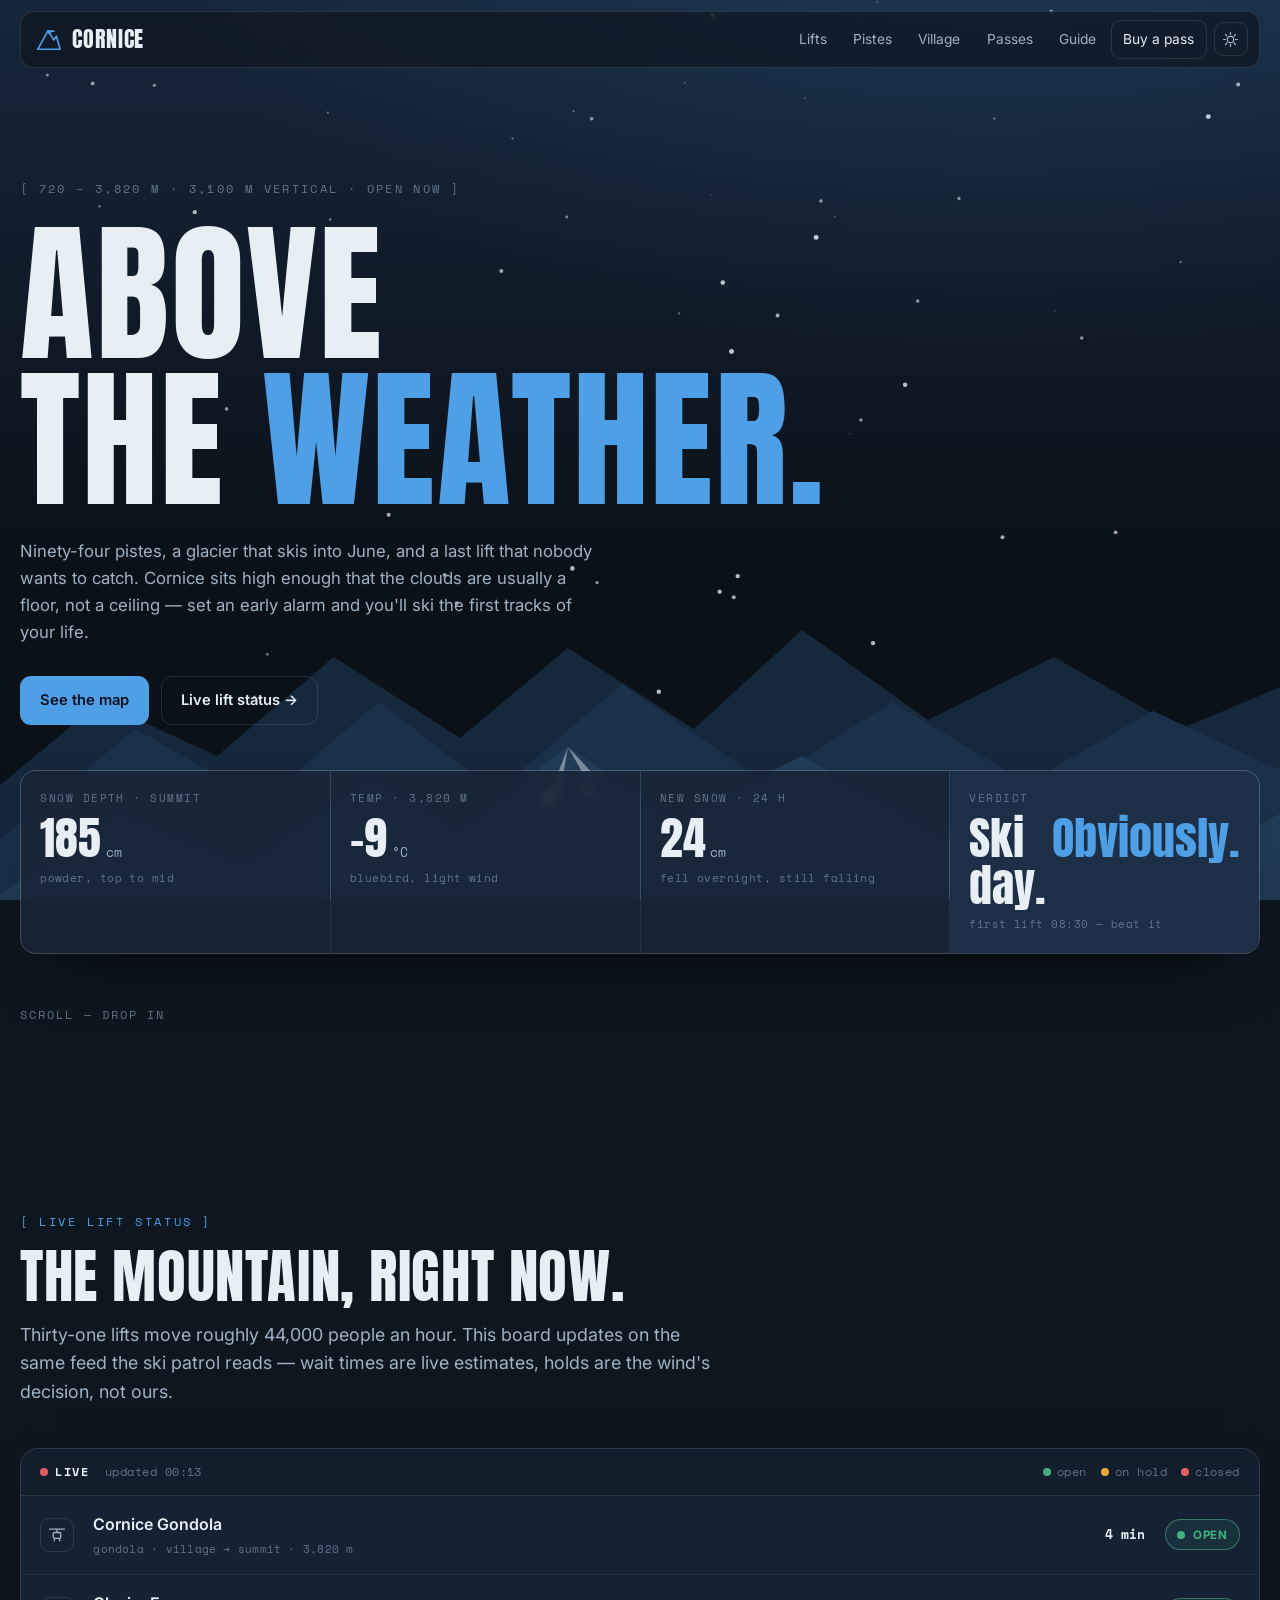
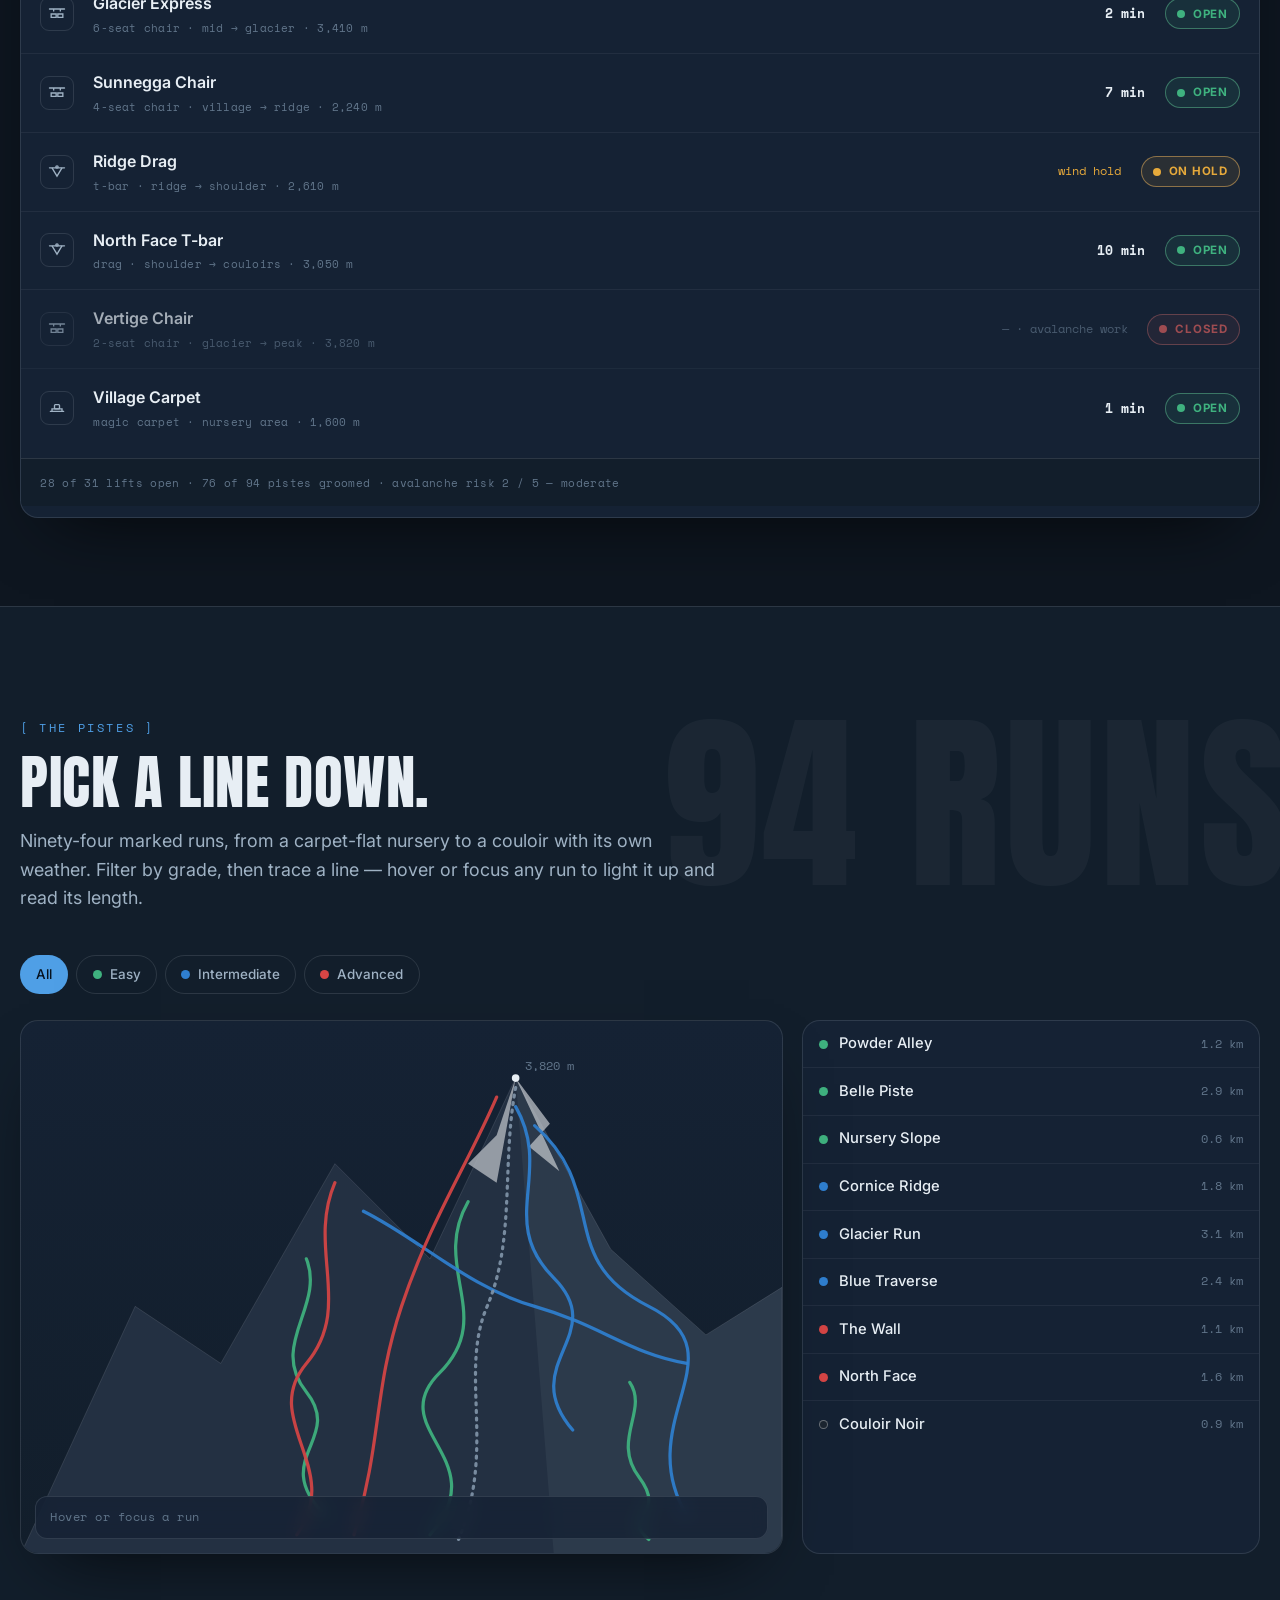
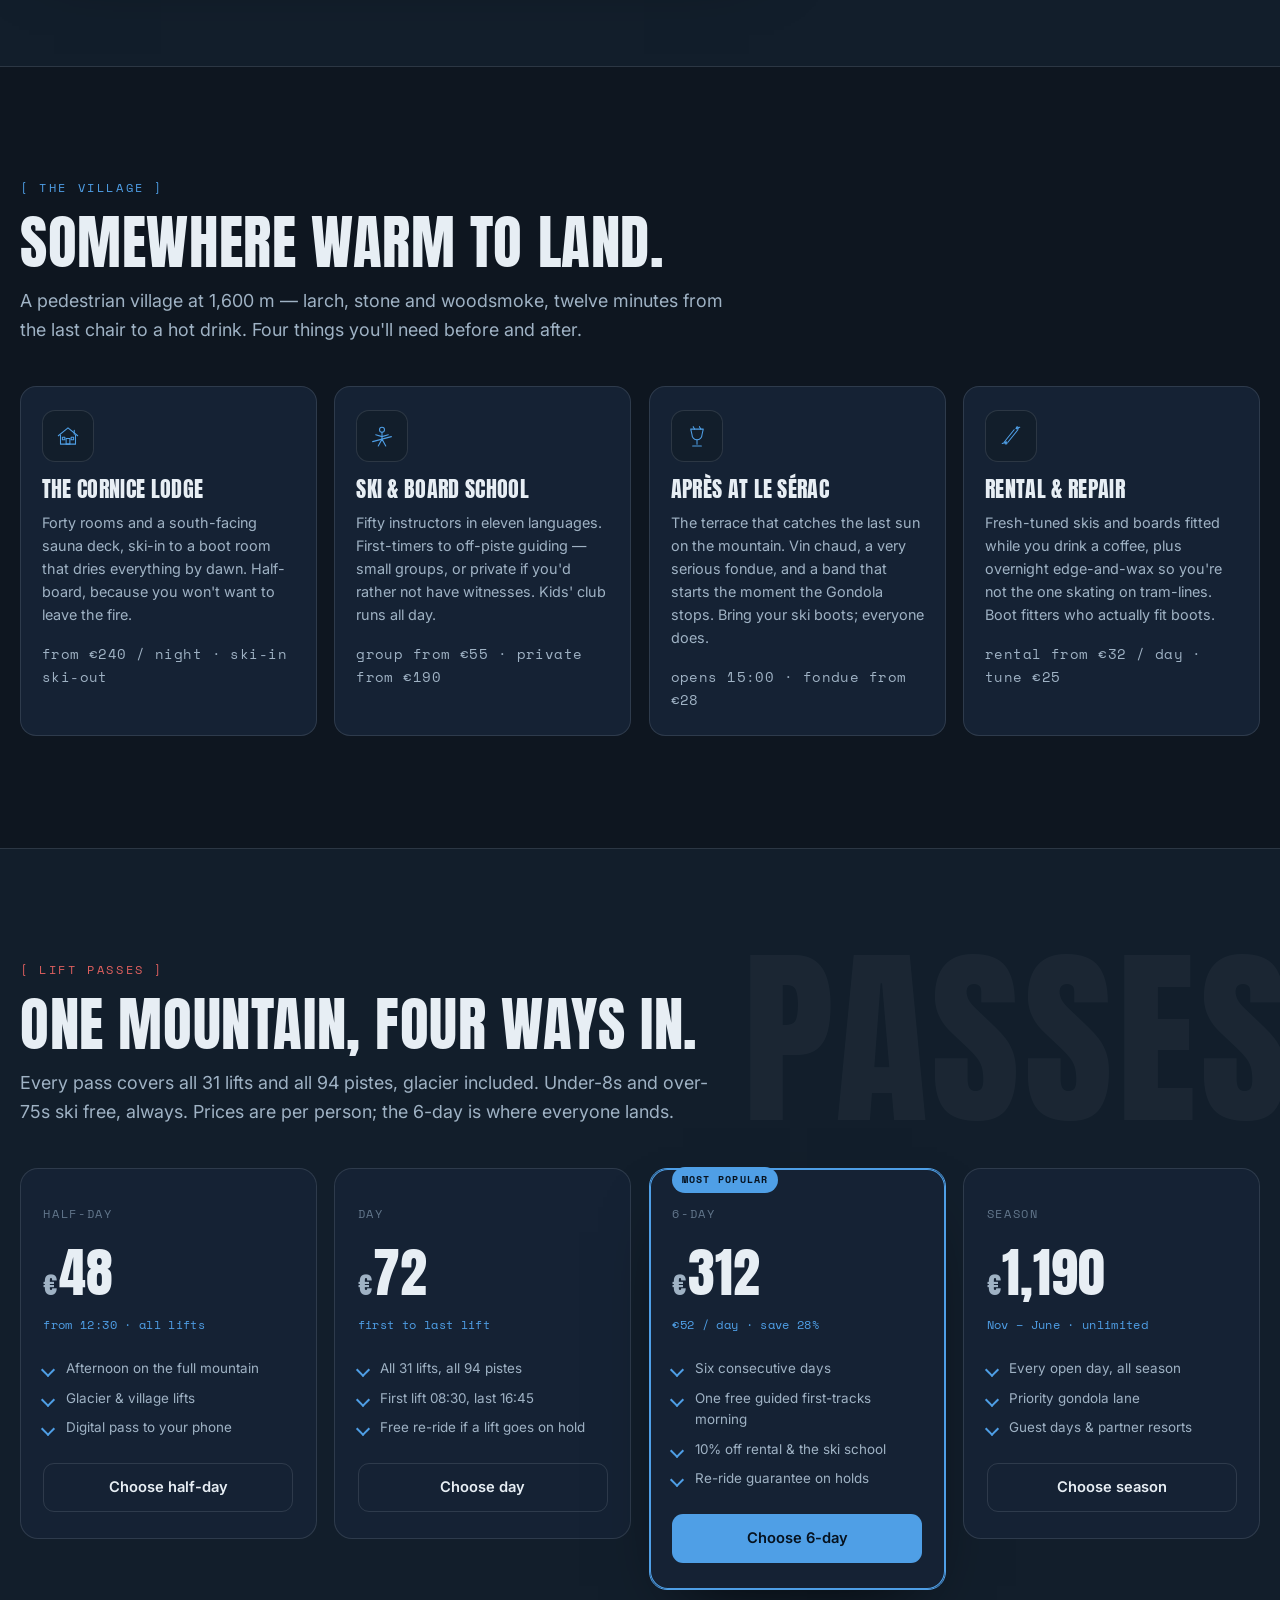
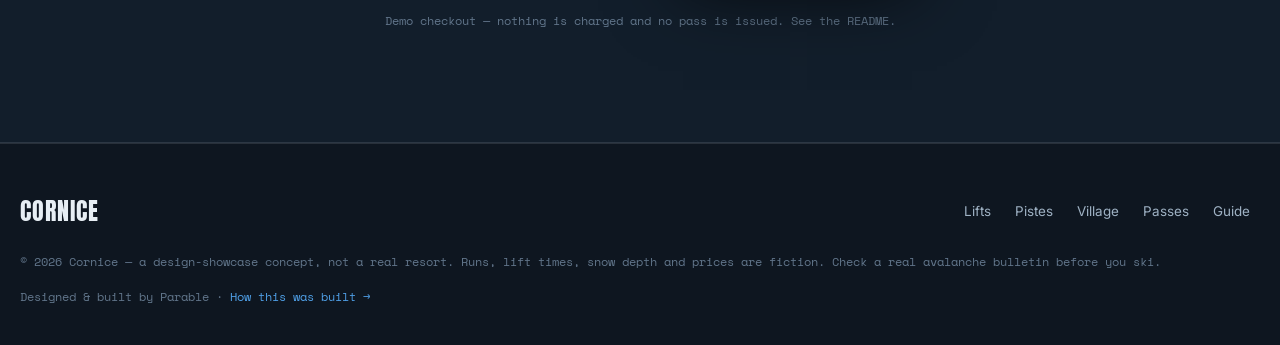
<file: index.html>
<!doctype html>
<html lang="en" data-theme="dark">
<head>
<meta charset="utf-8" />
<meta name="viewport" content="width=device-width, initial-scale=1" />
<script>
  document.documentElement.classList.add('js');
  try { var t = localStorage.getItem('cornice-theme'); if (t) document.documentElement.dataset.theme = t; } catch (e) {}
</script>
<title>Cornice — an alpine ski resort above the clouds</title>
<meta name="description" content="Cornice is a high-alpine ski resort: 94 pistes, 3,100 vertical metres, a glacier that skis into June. Live lift status, an interactive piste map, and lift passes from a half-day to the full season." />
<meta name="theme-color" content="#0e1620" />
<meta name="color-scheme" content="dark light" />
<meta property="og:title" content="Cornice — an alpine ski resort above the clouds" />
<meta property="og:description" content="94 runs. 3,100 vertical metres. One very good reason to set an early alarm." />
<link rel="preconnect" href="https://fonts.googleapis.com" />
<link rel="preconnect" href="https://fonts.gstatic.com" crossorigin />
<link href="https://fonts.googleapis.com/css2?family=Anton&family=Inter:wght@400;500;600;700&family=Space+Mono:wght@400;700&display=swap" rel="stylesheet" />
<link rel="stylesheet" href="./styles.css" />
</head>
<body>
<div class="backdrop" aria-hidden="true">
  <canvas id="snow" class="snow"></canvas>
  <div class="ridge">
    <svg class="ridge-svg" viewBox="0 0 1440 520" preserveAspectRatio="xMidYMax slice" aria-hidden="true" focusable="false">
      <path class="ridge-far"  d="M0 400 L120 300 L250 360 L380 250 L520 340 L640 240 L780 330 L900 220 L1040 320 L1180 250 L1320 330 L1440 280 L1440 520 L0 520 Z"/>
      <path class="ridge-mid"  d="M0 460 L160 330 L300 410 L430 300 L560 400 L700 280 L860 390 L1000 300 L1150 390 L1290 310 L1440 380 L1440 520 L0 520 Z"/>
      <path class="ridge-near" d="M0 520 L140 420 L280 480 L420 380 L520 440 L640 350 L760 430 L900 360 L1060 450 L1220 380 L1360 460 L1440 420 L1440 520 Z"/>
      <path class="ridge-snow" d="M640 350 L668 380 L652 396 L676 414 L640 350 Z M640 350 L624 392 L604 410 L628 420 L640 350 Z"/>
    </svg>
  </div>
</div>

<a class="skip" href="#main">Skip to content</a>

<header class="nav">
  <a class="brand" href="./" aria-label="Cornice home">
    <svg class="brand-mark" viewBox="0 0 30 28" aria-hidden="true" focusable="false">
      <path d="M3 25 L14 5 L20 15 L23 11 L27 25 Z" fill="none" stroke="currentColor" stroke-width="1.8" stroke-linejoin="round"/>
      <path d="M14 5 Q19 3 22 6 Q17 6 14 9 Z" fill="currentColor"/>
    </svg>
    <span class="brand-word">Cornice</span>
  </a>
  <nav class="nav-links" aria-label="Primary">
    <a href="#lifts">Lifts</a>
    <a href="#pistes">Pistes</a>
    <a href="#village">Village</a>
    <a href="#passes">Passes</a>
    <a href="./guide/">Guide</a>
    <a class="nav-cta" href="#passes">Buy a pass</a>
    <button id="themeBtn" class="theme-btn" type="button" aria-pressed="true" aria-label="Switch to light mode" title="Toggle glacier day / alpine night">
      <svg class="ico-sun" viewBox="0 0 24 24" aria-hidden="true"><circle cx="12" cy="12" r="4.5"/><g stroke-linecap="round"><path d="M12 2v3M12 19v3M2 12h3M19 12h3M4.9 4.9l2.1 2.1M17 17l2.1 2.1M19.1 4.9L17 7M7 17l-2.1 2.1"/></g></svg>
      <svg class="ico-moon" viewBox="0 0 24 24" aria-hidden="true"><path d="M20 14.5A8 8 0 1 1 9.5 4a6.5 6.5 0 0 0 10.5 10.5Z"/></svg>
    </button>
  </nav>
</header>

<main id="main">

  <!-- ============ hero ============ -->
  <section class="hero" aria-labelledby="hero-title">
    <div class="wrap hero-inner">
      <p class="eyebrow mono">[ 720 – 3,820 m · 3,100 m vertical · open now ]</p>
      <h1 id="hero-title" class="hero-title">
        <span class="line"><span>Above</span></span>
        <span class="line"><span>the <em>weather.</em></span></span>
      </h1>
      <p class="hero-sub">Ninety-four pistes, a glacier that skis into June, and a last lift that
        nobody wants to catch. Cornice sits high enough that the clouds are usually a floor, not a
        ceiling — set an early alarm and you'll ski the first tracks of your life.</p>
      <div class="hero-actions">
        <a class="btn btn-primary" href="#pistes">See the map</a>
        <a class="btn btn-ghost" href="#lifts">Live lift status →</a>
      </div>

      <dl class="conditions" aria-label="Conditions today">
        <div class="cond">
          <dt class="mono">Snow depth · summit</dt>
          <dd><span class="c-num" data-to="185">0</span><span class="unit mono">cm</span></dd>
          <p class="cond-note mono">powder, top to mid</p>
        </div>
        <div class="cond">
          <dt class="mono">Temp · 3,820 m</dt>
          <dd><span class="c-num" data-to="-9">0</span><span class="unit mono">°C</span></dd>
          <p class="cond-note mono">bluebird, light wind</p>
        </div>
        <div class="cond">
          <dt class="mono">New snow · 24 h</dt>
          <dd><span class="c-num" data-to="24">0</span><span class="unit mono">cm</span></dd>
          <p class="cond-note mono">fell overnight, still falling</p>
        </div>
        <div class="cond cond--verdict">
          <dt class="mono">Verdict</dt>
          <dd class="verdict">Ski day. <em>Obviously.</em></dd>
          <p class="cond-note mono">first lift 08:30 — beat it</p>
        </div>
      </dl>
    </div>
    <p class="hero-scroll mono" aria-hidden="true">scroll — drop in</p>
  </section>

  <!-- ============ lift status board ============ -->
  <section id="lifts" class="lifts">
    <div class="wrap">
      <div class="sec-head">
        <p class="kicker mono reveal">[ Live lift status ]</p>
        <h2 class="reveal">The mountain, right now.</h2>
        <p class="lede reveal">Thirty-one lifts move roughly 44,000 people an hour. This board updates
          on the same feed the ski patrol reads — wait times are live estimates, holds are the wind's
          decision, not ours.</p>
      </div>

      <div class="board reveal" role="region" aria-label="Live lift status board">
        <div class="board-top mono">
          <span class="board-live"><i class="pulse" aria-hidden="true"></i>LIVE</span>
          <span class="board-updated">updated <span id="boardTime">just now</span></span>
          <span class="board-legend" aria-hidden="true">
            <span class="lg"><i class="dot dot--open"></i>open</span>
            <span class="lg"><i class="dot dot--hold"></i>on hold</span>
            <span class="lg"><i class="dot dot--closed"></i>closed</span>
          </span>
        </div>

        <ul class="lift-rows">
          <li class="lift" data-status="open">
            <span class="lift-ico" aria-hidden="true">
              <svg viewBox="0 0 24 24"><path d="M3 5h18" stroke-linecap="round"/><path d="M12 5v4"/><rect x="7.5" y="9" width="9" height="7" rx="1.6"/><path d="M9.5 16l-1 3M14.5 16l1 3" stroke-linecap="round"/></svg>
            </span>
            <span class="lift-main">
              <span class="lift-name">Cornice Gondola</span>
              <span class="lift-meta mono">gondola · village → summit · 3,820 m</span>
            </span>
            <span class="lift-wait mono"><span class="c-wait" data-to="4">0</span> min</span>
            <span class="status status--open"><i class="dot dot--open"></i>Open</span>
          </li>

          <li class="lift" data-status="open">
            <span class="lift-ico" aria-hidden="true">
              <svg viewBox="0 0 24 24"><path d="M3 6h18" stroke-linecap="round"/><path d="M8 6v3M16 6v3"/><path d="M5 12h6v4H5zM13 12h6v4h-6z" /></svg>
            </span>
            <span class="lift-main">
              <span class="lift-name">Glacier Express</span>
              <span class="lift-meta mono">6-seat chair · mid → glacier · 3,410 m</span>
            </span>
            <span class="lift-wait mono"><span class="c-wait" data-to="2">0</span> min</span>
            <span class="status status--open"><i class="dot dot--open"></i>Open</span>
          </li>

          <li class="lift" data-status="open">
            <span class="lift-ico" aria-hidden="true">
              <svg viewBox="0 0 24 24"><path d="M3 6h18" stroke-linecap="round"/><path d="M8 6v3M16 6v3"/><path d="M5 12h6v4H5zM13 12h6v4h-6z" /></svg>
            </span>
            <span class="lift-main">
              <span class="lift-name">Sunnegga Chair</span>
              <span class="lift-meta mono">4-seat chair · village → ridge · 2,240 m</span>
            </span>
            <span class="lift-wait mono"><span class="c-wait" data-to="7">0</span> min</span>
            <span class="status status--open"><i class="dot dot--open"></i>Open</span>
          </li>

          <li class="lift" data-status="hold">
            <span class="lift-ico" aria-hidden="true">
              <svg viewBox="0 0 24 24"><path d="M3 7h18" stroke-linecap="round"/><path d="M6 7l6 10 6-10" fill="none"/><circle cx="12" cy="6" r="1.4"/></svg>
            </span>
            <span class="lift-main">
              <span class="lift-name">Ridge Drag</span>
              <span class="lift-meta mono">t-bar · ridge → shoulder · 2,610 m</span>
            </span>
            <span class="lift-wait mono lift-wait--hold">wind hold</span>
            <span class="status status--hold"><i class="dot dot--hold"></i>On hold</span>
          </li>

          <li class="lift" data-status="open">
            <span class="lift-ico" aria-hidden="true">
              <svg viewBox="0 0 24 24"><path d="M3 7h18" stroke-linecap="round"/><path d="M6 7l6 10 6-10" fill="none"/><circle cx="12" cy="6" r="1.4"/></svg>
            </span>
            <span class="lift-main">
              <span class="lift-name">North Face T-bar</span>
              <span class="lift-meta mono">drag · shoulder → couloirs · 3,050 m</span>
            </span>
            <span class="lift-wait mono"><span class="c-wait" data-to="11">0</span> min</span>
            <span class="status status--open"><i class="dot dot--open"></i>Open</span>
          </li>

          <li class="lift" data-status="closed">
            <span class="lift-ico" aria-hidden="true">
              <svg viewBox="0 0 24 24"><path d="M3 6h18" stroke-linecap="round"/><path d="M8 6v3M16 6v3"/><path d="M5 12h6v4H5zM13 12h6v4h-6z" /></svg>
            </span>
            <span class="lift-main">
              <span class="lift-name">Vertige Chair</span>
              <span class="lift-meta mono">2-seat chair · glacier → peak · 3,820 m</span>
            </span>
            <span class="lift-wait mono lift-wait--closed">— · avalanche work</span>
            <span class="status status--closed"><i class="dot dot--closed"></i>Closed</span>
          </li>

          <li class="lift" data-status="open">
            <span class="lift-ico" aria-hidden="true">
              <svg viewBox="0 0 24 24"><path d="M4 16h16" stroke-linecap="round"/><path d="M6 16v-3h12v3"/><rect x="9" y="8" width="6" height="5" rx="1"/></svg>
            </span>
            <span class="lift-main">
              <span class="lift-name">Village Carpet</span>
              <span class="lift-meta mono">magic carpet · nursery area · 1,600 m</span>
            </span>
            <span class="lift-wait mono"><span class="c-wait" data-to="1">0</span> min</span>
            <span class="status status--open"><i class="dot dot--open"></i>Open</span>
          </li>
        </ul>

        <p class="board-foot mono">28 of 31 lifts open · 76 of 94 pistes groomed · avalanche risk 2 / 5 — moderate</p>
      </div>
    </div>
  </section>

  <!-- ============ the pistes — interactive map ============ -->
  <section id="pistes" class="pistes">
    <span class="wm" aria-hidden="true">94 RUNS</span>
    <div class="wrap">
      <div class="sec-head">
        <p class="kicker mono reveal">[ The pistes ]</p>
        <h2 class="reveal">Pick a line down.</h2>
        <p class="lede reveal">Ninety-four marked runs, from a carpet-flat nursery to a couloir with its
          own weather. Filter by grade, then trace a line — hover or focus any run to light it up and
          read its length.</p>
      </div>

      <div class="piste-filters reveal" role="group" aria-label="Filter pistes by difficulty">
        <button class="pf is-on" type="button" data-filter="all" aria-pressed="true">All</button>
        <button class="pf" type="button" data-filter="easy" aria-pressed="false"><i class="pip pip--easy"></i>Easy</button>
        <button class="pf" type="button" data-filter="inter" aria-pressed="false"><i class="pip pip--inter"></i>Intermediate</button>
        <button class="pf" type="button" data-filter="adv" aria-pressed="false"><i class="pip pip--adv"></i>Advanced</button>
      </div>

      <div class="piste-grid reveal">
        <div class="pistemap" id="pistemap" data-filter="all">
          <svg class="map-svg" viewBox="0 0 800 560" role="img" aria-labelledby="mapTitle mapDesc">
            <title id="mapTitle">Cornice piste map</title>
            <desc id="mapDesc">A stylised mountain with nine marked runs coloured by difficulty: green for easy, blue for intermediate, red and black for advanced.</desc>

            <!-- mountain body -->
            <path class="mtn" d="M0 560 L120 300 L210 360 L330 150 L430 250 L520 60 L620 240 L720 330 L800 280 L800 560 Z"/>
            <path class="mtn-cap" d="M520 60 L556 108 L534 132 L566 158 L520 60 Z M520 60 L500 120 L470 150 L500 170 L520 60 Z"/>
            <path class="mtn-shade" d="M520 60 L620 240 L720 330 L800 280 L800 560 L560 560 Z" opacity=".35"/>

            <!-- runs: each has data-run / data-name / data-len / data-diff -->
            <g class="runs" fill="none" stroke-linecap="round" stroke-linejoin="round">
              <path class="run run--easy"  data-run="powder"  data-name="Powder Alley"  data-len="1.2 km" data-diff="Easy"
                    d="M300 250 C 320 300, 260 340, 300 390 S 260 460, 320 520"><title>Powder Alley — easy — 1.2 km</title></path>
              <path class="run run--easy"  data-run="nursery" data-name="Nursery Slope" data-len="0.6 km" data-diff="Easy"
                    d="M640 380 C 660 410, 620 440, 650 480 S 630 520, 660 545"><title>Nursery Slope — easy — 0.6 km</title></path>
              <path class="run run--easy"  data-run="belle"   data-name="Belle Piste"   data-len="2.9 km" data-diff="Easy"
                    d="M470 190 C 430 260, 500 310, 440 370 S 500 460, 430 540"><title>Belle Piste — easy — 2.9 km</title></path>

              <path class="run run--inter" data-run="ridge"   data-name="Cornice Ridge" data-len="1.8 km" data-diff="Intermediate"
                    d="M520 90 C 560 160, 500 210, 560 270 S 520 360, 580 430"><title>Cornice Ridge — intermediate — 1.8 km</title></path>
              <path class="run run--inter" data-run="glacier" data-name="Glacier Run" data-len="3.1 km" data-diff="Intermediate"
                    d="M540 110 C 620 180, 560 250, 660 300 S 640 420, 700 520"><title>Glacier Run — intermediate — 3.1 km</title></path>
              <path class="run run--inter" data-run="traverse" data-name="Blue Traverse" data-len="2.4 km" data-diff="Intermediate"
                    d="M360 200 C 420 230, 470 280, 540 300 S 640 350, 700 360"><title>Blue Traverse — intermediate — 2.4 km</title></path>

              <path class="run run--adv"   data-run="wall"    data-name="The Wall"      data-len="1.1 km" data-diff="Advanced · red"
                    d="M330 170 C 300 240, 350 300, 300 360 S 340 470, 290 540"><title>The Wall — advanced (red) — 1.1 km</title></path>
              <path class="run run--adv"   data-run="face"    data-name="North Face"    data-len="1.6 km" data-diff="Advanced · red"
                    d="M500 80 C 470 150, 430 210, 400 300 S 380 440, 350 540"><title>North Face — advanced (red) — 1.6 km</title></path>
              <path class="run run--black" data-run="couloir" data-name="Couloir Noir"  data-len="0.9 km" data-diff="Advanced · black"
                    d="M520 70 C 505 150, 520 230, 490 300 S 500 450, 460 545"><title>Couloir Noir — advanced (double black) — 0.9 km</title></path>
            </g>

            <!-- summit marker -->
            <circle class="summit" cx="520" cy="60" r="4"/>
            <text class="summit-lbl" x="530" y="52">3,820 m</text>
          </svg>

          <div class="readout" id="readout" aria-live="polite">
            <span class="readout-hint mono">Hover or focus a run</span>
          </div>
        </div>

        <ul class="run-list" id="runList" aria-label="All runs">
          <li class="run-row" data-run="powder"   tabindex="0"><i class="pip pip--easy"></i><span class="rr-name">Powder Alley</span><span class="rr-len mono">1.2 km</span></li>
          <li class="run-row" data-run="belle"    tabindex="0"><i class="pip pip--easy"></i><span class="rr-name">Belle Piste</span><span class="rr-len mono">2.9 km</span></li>
          <li class="run-row" data-run="nursery"  tabindex="0"><i class="pip pip--easy"></i><span class="rr-name">Nursery Slope</span><span class="rr-len mono">0.6 km</span></li>
          <li class="run-row" data-run="ridge"    tabindex="0"><i class="pip pip--inter"></i><span class="rr-name">Cornice Ridge</span><span class="rr-len mono">1.8 km</span></li>
          <li class="run-row" data-run="glacier"  tabindex="0"><i class="pip pip--inter"></i><span class="rr-name">Glacier Run</span><span class="rr-len mono">3.1 km</span></li>
          <li class="run-row" data-run="traverse" tabindex="0"><i class="pip pip--inter"></i><span class="rr-name">Blue Traverse</span><span class="rr-len mono">2.4 km</span></li>
          <li class="run-row" data-run="wall"     tabindex="0"><i class="pip pip--adv"></i><span class="rr-name">The Wall</span><span class="rr-len mono">1.1 km</span></li>
          <li class="run-row" data-run="face"     tabindex="0"><i class="pip pip--adv"></i><span class="rr-name">North Face</span><span class="rr-len mono">1.6 km</span></li>
          <li class="run-row" data-run="couloir"  tabindex="0"><i class="pip pip--black"></i><span class="rr-name">Couloir Noir</span><span class="rr-len mono">0.9 km</span></li>
        </ul>
      </div>
    </div>
  </section>

  <!-- ============ the village ============ -->
  <section id="village" class="village">
    <div class="wrap">
      <div class="sec-head">
        <p class="kicker mono reveal">[ The village ]</p>
        <h2 class="reveal">Somewhere warm to land.</h2>
        <p class="lede reveal">A pedestrian village at 1,600 m — larch, stone and woodsmoke, twelve
          minutes from the last chair to a hot drink. Four things you'll need before and after.</p>
      </div>

      <div class="amenity-grid">
        <article class="amenity reveal">
          <div class="amenity-ico" aria-hidden="true">
            <svg viewBox="0 0 48 48"><path d="M8 24 L24 11 L40 24" fill="none"/><path d="M12 22v15h24V22"/><rect x="21" y="28" width="6" height="9"/><path d="M15 26h4v4h-4zM29 26h4v4h-4z"/><path d="M34 15v6" stroke-linecap="round"/></svg>
          </div>
          <h3>The Cornice Lodge</h3>
          <p>Forty rooms and a south-facing sauna deck, ski-in to a boot room that dries everything
            by dawn. Half-board, because you won't want to leave the fire.</p>
          <p class="amenity-meta mono">from €240 / night · ski-in ski-out</p>
        </article>

        <article class="amenity reveal">
          <div class="amenity-ico" aria-hidden="true">
            <svg viewBox="0 0 48 48"><circle cx="24" cy="14" r="4"/><path d="M24 18v11" stroke-linecap="round"/><path d="M14 22l10 3 10-3" stroke-linecap="round"/><path d="M18 40l6-11 6 11" stroke-linecap="round"/><path d="M9 33l30-8" stroke-linecap="round"/></svg>
          </div>
          <h3>Ski &amp; Board School</h3>
          <p>Fifty instructors in eleven languages. First-timers to off-piste guiding — small groups,
            or private if you'd rather not have witnesses. Kids' club runs all day.</p>
          <p class="amenity-meta mono">group from €55 · private from €190</p>
        </article>

        <article class="amenity reveal">
          <div class="amenity-ico" aria-hidden="true">
            <svg viewBox="0 0 48 48"><path d="M14 13h20l-2 9a8 8 0 0 1-16 0z" fill="none"/><path d="M24 30v7" stroke-linecap="round"/><path d="M17 40h14" stroke-linecap="round"/><path d="M18 9c0 2 2 2 2 4M28 9c0 2 2 2 2 4" stroke-linecap="round"/></svg>
          </div>
          <h3>Après at Le Sérac</h3>
          <p>The terrace that catches the last sun on the mountain. Vin chaud, a very serious fondue,
            and a band that starts the moment the Gondola stops. Bring your ski boots; everyone does.</p>
          <p class="amenity-meta mono">opens 15:00 · fondue from €28</p>
        </article>

        <article class="amenity reveal">
          <div class="amenity-ico" aria-hidden="true">
            <svg viewBox="0 0 48 48"><path d="M13 34l16-20" stroke-linecap="round"/><path d="M19 34l16-20" stroke-linecap="round"/><path d="M10 36l6-2M32 12l6-2" stroke-linecap="round"/><circle cx="16" cy="35" r="1.6"/><circle cx="34" cy="11" r="1.6"/></svg>
          </div>
          <h3>Rental &amp; Repair</h3>
          <p>Fresh-tuned skis and boards fitted while you drink a coffee, plus overnight edge-and-wax so
            you're not the one skating on tram-lines. Boot fitters who actually fit boots.</p>
          <p class="amenity-meta mono">rental from €32 / day · tune €25</p>
        </article>
      </div>
    </div>
  </section>

  <!-- ============ lift passes ============ -->
  <section id="passes" class="passes">
    <span class="wm wm--passes" aria-hidden="true">PASSES</span>
    <div class="wrap">
      <div class="sec-head">
        <p class="kicker kicker--warn mono reveal">[ Lift passes ]</p>
        <h2 class="reveal">One mountain, four ways in.</h2>
        <p class="lede reveal">Every pass covers all 31 lifts and all 94 pistes, glacier included.
          Under-8s and over-75s ski free, always. Prices are per person; the 6-day is where everyone
          lands.</p>
      </div>

      <div class="pass-grid reveal">
        <article class="pass">
          <p class="pass-name mono">Half-day</p>
          <p class="pass-price"><span class="cur">€</span>48</p>
          <p class="pass-sub mono">from 12:30 · all lifts</p>
          <ul class="pass-feat">
            <li>Afternoon on the full mountain</li>
            <li>Glacier &amp; village lifts</li>
            <li>Digital pass to your phone</li>
          </ul>
          <a class="btn btn-ghost btn-block" href="#" data-pass="Half-day">Choose half-day</a>
        </article>

        <article class="pass">
          <p class="pass-name mono">Day</p>
          <p class="pass-price"><span class="cur">€</span>72</p>
          <p class="pass-sub mono">first to last lift</p>
          <ul class="pass-feat">
            <li>All 31 lifts, all 94 pistes</li>
            <li>First lift 08:30, last 16:45</li>
            <li>Free re-ride if a lift goes on hold</li>
          </ul>
          <a class="btn btn-ghost btn-block" href="#" data-pass="Day">Choose day</a>
        </article>

        <article class="pass pass--pop">
          <p class="pass-flag mono">Most popular</p>
          <p class="pass-name mono">6-day</p>
          <p class="pass-price"><span class="cur">€</span>312</p>
          <p class="pass-sub mono">€52 / day · save 28%</p>
          <ul class="pass-feat">
            <li>Six consecutive days</li>
            <li>One free guided first-tracks morning</li>
            <li>10% off rental &amp; the ski school</li>
            <li>Re-ride guarantee on holds</li>
          </ul>
          <a class="btn btn-primary btn-block" href="#" data-pass="6-day">Choose 6-day</a>
        </article>

        <article class="pass">
          <p class="pass-name mono">Season</p>
          <p class="pass-price"><span class="cur">€</span>1,190</p>
          <p class="pass-sub mono">Nov – June · unlimited</p>
          <ul class="pass-feat">
            <li>Every open day, all season</li>
            <li>Priority gondola lane</li>
            <li>Guest days &amp; partner resorts</li>
          </ul>
          <a class="btn btn-ghost btn-block" href="#" data-pass="Season">Choose season</a>
        </article>
      </div>
      <p class="pass-fine mono" id="passFine" aria-live="polite">Demo checkout — nothing is charged and no pass is issued. See the README.</p>
    </div>
  </section>

</main>

<footer class="footer">
  <div class="wrap foot-top">
    <span class="foot-brand">Cornice</span>
    <nav class="foot-links" aria-label="Footer">
      <a href="#lifts">Lifts</a><a href="#pistes">Pistes</a><a href="#village">Village</a><a href="#passes">Passes</a><a href="./guide/">Guide</a>
    </nav>
  </div>
  <div class="wrap foot-bottom mono">
    <span>© 2026 Cornice — a design-showcase concept, not a real resort. Runs, lift times, snow depth and prices are fiction. Check a real avalanche bulletin before you ski.</span>
    <span>Designed &amp; built by Parable · <a href="./guide/">How this was built →</a></span>
  </div>
</footer>

<script src="./main.js" defer></script>
</body>
</html>
</file>
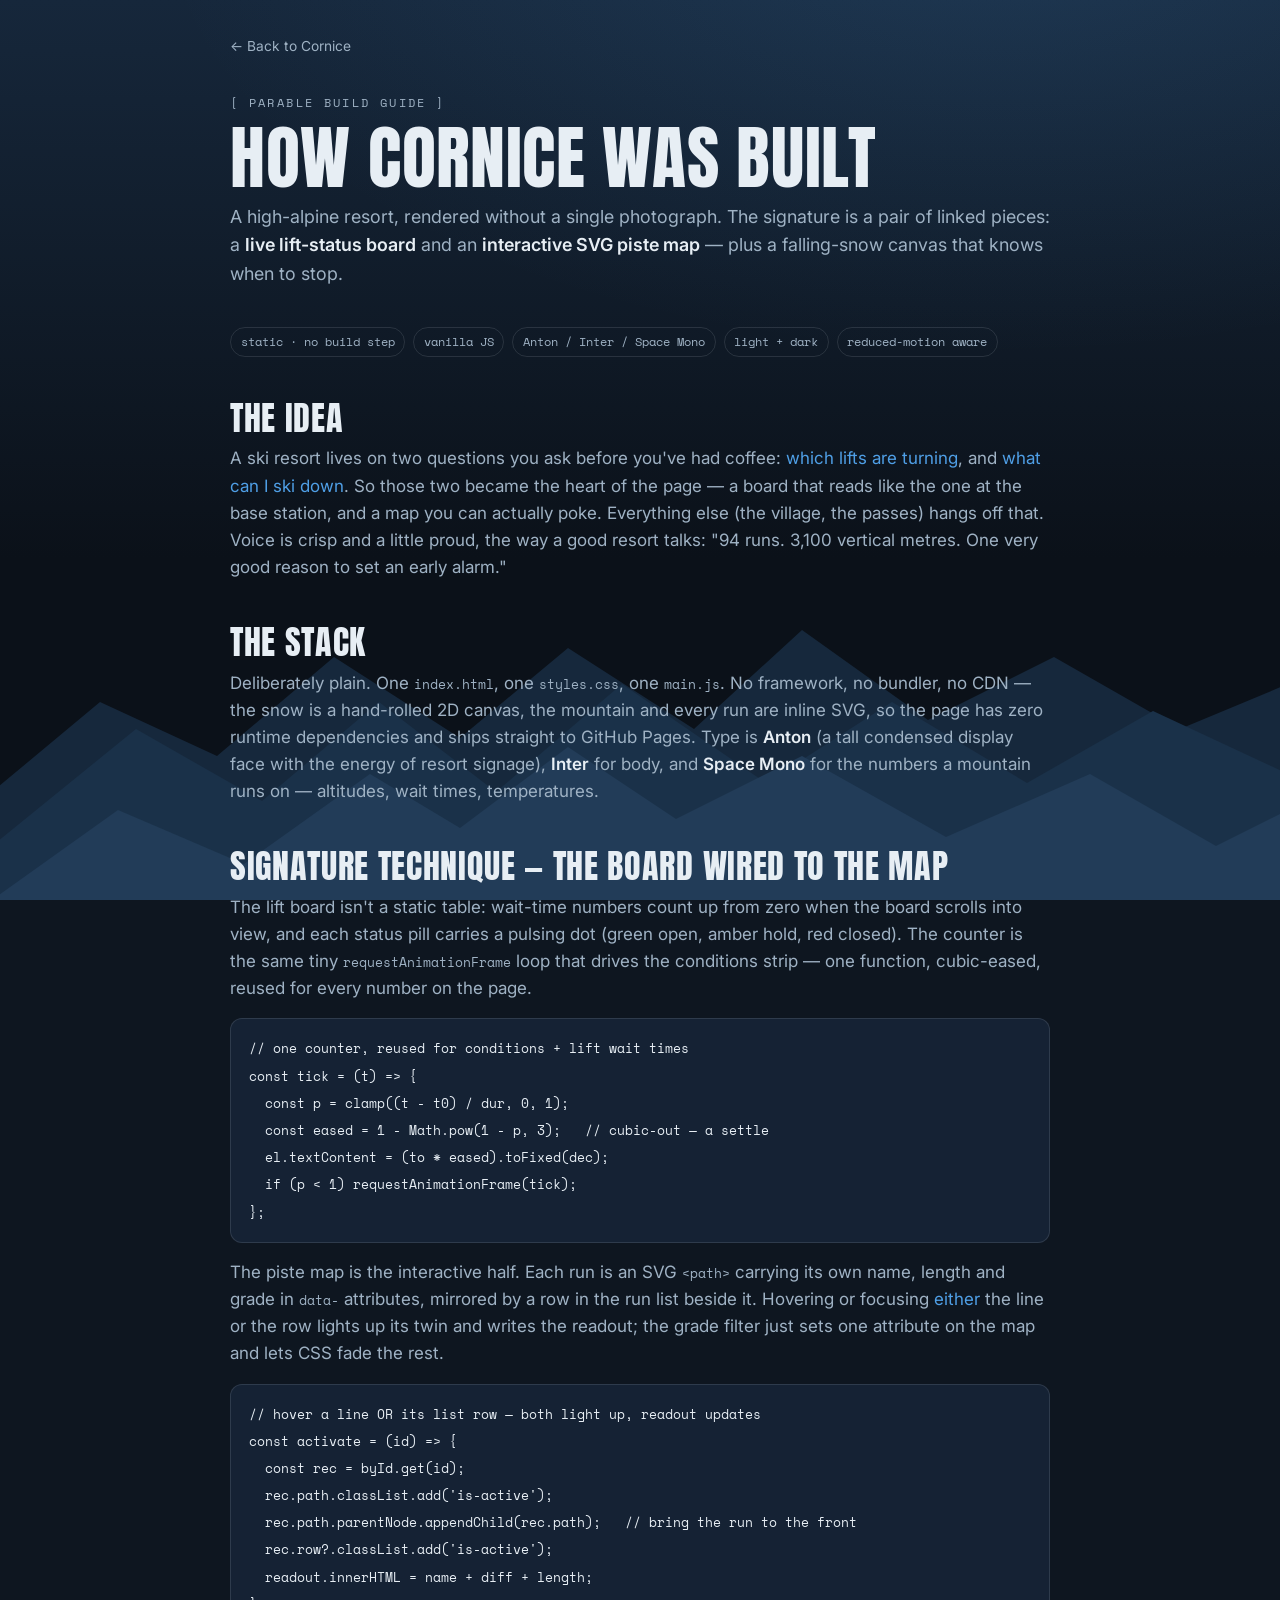
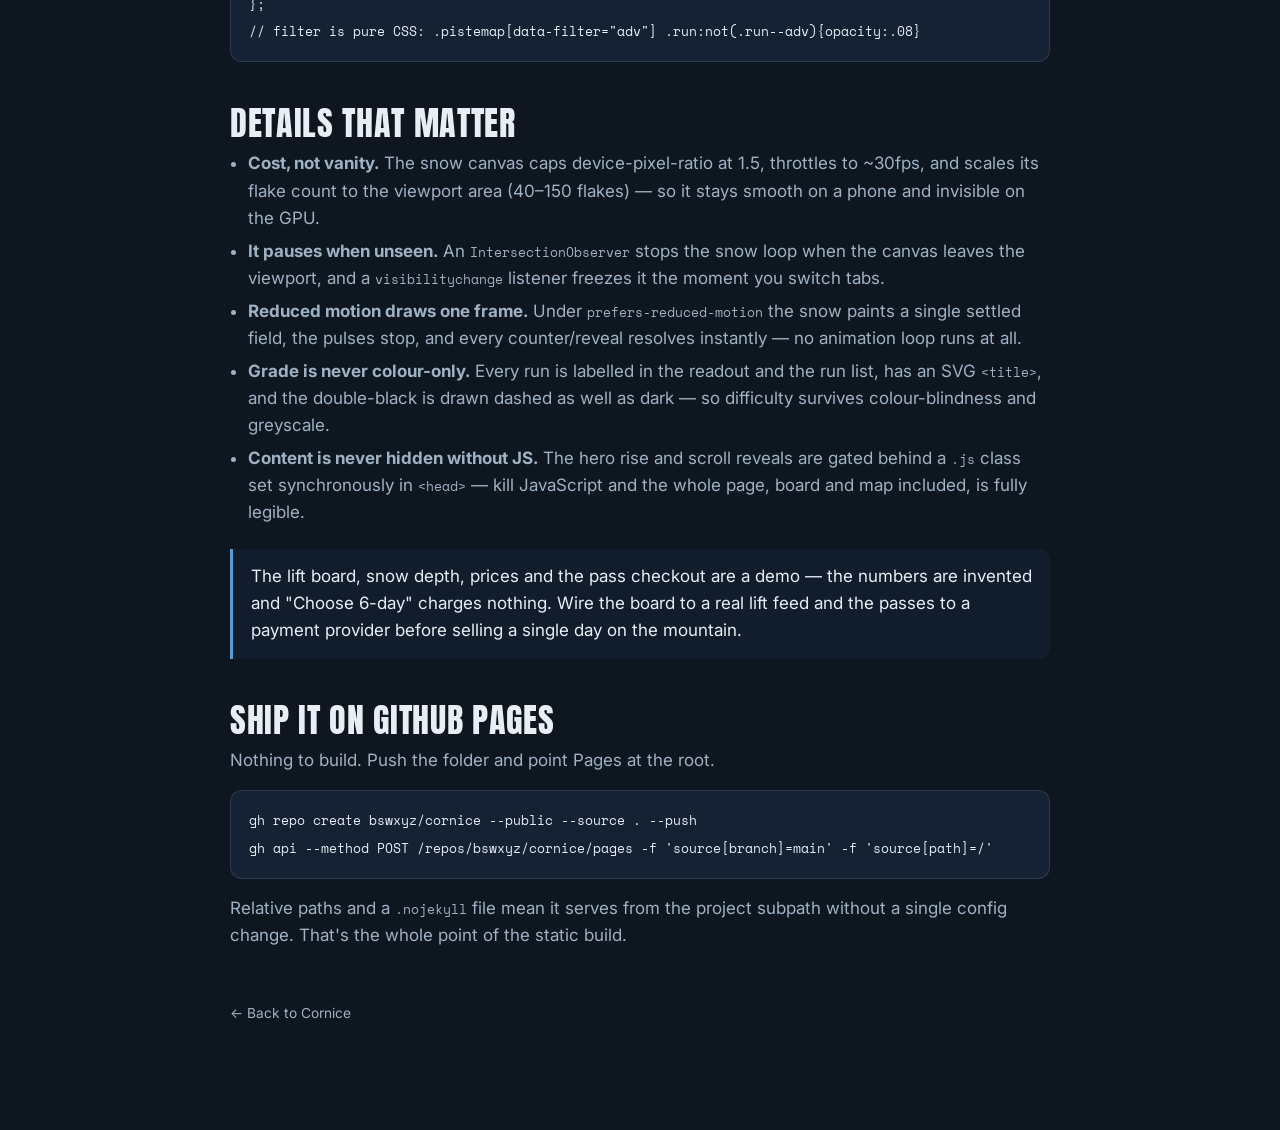
<file: guide/index.html>
<!doctype html>
<html lang="en" data-theme="dark">
<head>
<meta charset="utf-8" />
<meta name="viewport" content="width=device-width, initial-scale=1" />
<script>
  document.documentElement.classList.add('js');
  try { var t = localStorage.getItem('cornice-theme'); if (t) document.documentElement.dataset.theme = t; } catch (e) {}
</script>
<title>How Cornice was built — Parable build guide</title>
<meta name="description" content="A build guide for Cornice: the idea, the stack, the live lift-status board wired to an interactive SVG piste map, the details that matter, and how to ship it on GitHub Pages." />
<meta name="robots" content="index,follow" />
<link rel="preconnect" href="https://fonts.googleapis.com" />
<link rel="preconnect" href="https://fonts.gstatic.com" crossorigin />
<link href="https://fonts.googleapis.com/css2?family=Anton&family=Inter:wght@400;500;600;700&family=Space+Mono:wght@400;700&display=swap" rel="stylesheet" />
<link rel="stylesheet" href="../styles.css" />
<style>
  .doc { position: relative; z-index: 1; width: min(100% - 2.4rem, 820px); margin: 2rem auto 5rem; }
  .doc-back { display: inline-flex; align-items: center; gap: .4rem; color: var(--dim); text-decoration: none; font-size: .86rem; margin-bottom: 1.6rem; }
  .doc-back:hover { color: var(--ink); }
  .doc h1 { font-size: clamp(2.6rem, 7vw, 4.4rem); margin: .4rem 0 .4rem; letter-spacing: .01em; }
  .doc .lede { margin-bottom: 2.4rem; }
  .doc h2 { font-size: clamp(1.5rem, 3.4vw, 2.1rem); margin: 2.8rem 0 .6rem; letter-spacing: .02em; }
  .doc p { color: var(--dim); margin: .7rem 0; }
  .doc p strong { color: var(--ink); font-weight: 600; }
  .doc ul { color: var(--dim); padding-left: 1.1rem; margin: .7rem 0; }
  .doc li { margin: .35rem 0; }
  .doc a.inl { color: var(--accent); }
  pre { background: var(--panel); border: 1px solid var(--line); border-radius: 12px; padding: 1rem 1.1rem; overflow-x: auto; margin: 1rem 0; }
  code { font-family: var(--font-m); font-size: .82rem; }
  pre code { color: var(--ink); line-height: 1.6; }
  .tag-row { display: flex; flex-wrap: wrap; gap: .5rem; margin: 1.2rem 0; }
  .tag-row span { font-family: var(--font-m); font-size: .72rem; padding: .3rem .6rem; border: 1px solid var(--line); border-radius: 999px; color: var(--dim); }
  .callout { border-left: 3px solid var(--accent); background: color-mix(in oklab, var(--accent) 6%, transparent); padding: .9rem 1.1rem; border-radius: 0 10px 10px 0; margin: 1.4rem 0; }
  .callout p { margin: 0; color: var(--ink); }
</style>
</head>
<body>
<div class="backdrop" aria-hidden="true">
  <div class="ridge">
    <svg class="ridge-svg" viewBox="0 0 1440 520" preserveAspectRatio="xMidYMax slice" aria-hidden="true" focusable="false">
      <path class="ridge-far"  d="M0 400 L120 300 L250 360 L380 250 L520 340 L640 240 L780 330 L900 220 L1040 320 L1180 250 L1320 330 L1440 280 L1440 520 L0 520 Z"/>
      <path class="ridge-mid"  d="M0 460 L160 330 L300 410 L430 300 L560 400 L700 280 L860 390 L1000 300 L1150 390 L1290 310 L1440 380 L1440 520 L0 520 Z"/>
      <path class="ridge-near" d="M0 520 L140 420 L280 480 L420 380 L520 440 L640 350 L760 430 L900 360 L1060 450 L1220 380 L1360 460 L1440 420 L1440 520 Z"/>
    </svg>
  </div>
</div>

<main class="doc">
  <a class="doc-back" href="../">← Back to Cornice</a>
  <p class="eyebrow mono">[ Parable build guide ]</p>
  <h1>How Cornice was built</h1>
  <p class="lede">A high-alpine resort, rendered without a single photograph. The signature is a
    pair of linked pieces: a <strong>live lift-status board</strong> and an <strong>interactive SVG
    piste map</strong> — plus a falling-snow canvas that knows when to stop.</p>

  <div class="tag-row">
    <span>static · no build step</span><span>vanilla JS</span><span>Anton / Inter / Space Mono</span><span>light + dark</span><span>reduced-motion aware</span>
  </div>

  <h2>The idea</h2>
  <p>A ski resort lives on two questions you ask before you've had coffee: <em>which lifts are
    turning</em>, and <em>what can I ski down</em>. So those two became the heart of the page — a
    board that reads like the one at the base station, and a map you can actually poke. Everything
    else (the village, the passes) hangs off that. Voice is crisp and a little proud, the way a good
    resort talks: "94 runs. 3,100 vertical metres. One very good reason to set an early alarm."</p>

  <h2>The stack</h2>
  <p>Deliberately plain. One <code>index.html</code>, one <code>styles.css</code>, one
    <code>main.js</code>. No framework, no bundler, no CDN — the snow is a hand-rolled 2D canvas, the
    mountain and every run are inline SVG, so the page has zero runtime dependencies and ships
    straight to GitHub Pages. Type is <strong>Anton</strong> (a tall condensed display face with the
    energy of resort signage), <strong>Inter</strong> for body, and <strong>Space&nbsp;Mono</strong>
    for the numbers a mountain runs on — altitudes, wait times, temperatures.</p>

  <h2>Signature technique — the board wired to the map</h2>
  <p>The lift board isn't a static table: wait-time numbers count up from zero when the board scrolls
    into view, and each status pill carries a pulsing dot (green open, amber hold, red closed). The
    counter is the same tiny <code>requestAnimationFrame</code> loop that drives the conditions strip —
    one function, cubic-eased, reused for every number on the page.</p>
  <pre><code>// one counter, reused for conditions + lift wait times
const tick = (t) => {
  const p = clamp((t - t0) / dur, 0, 1);
  const eased = 1 - Math.pow(1 - p, 3);   // cubic-out — a settle
  el.textContent = (to * eased).toFixed(dec);
  if (p &lt; 1) requestAnimationFrame(tick);
};</code></pre>
  <p>The piste map is the interactive half. Each run is an SVG <code>&lt;path&gt;</code> carrying its
    own name, length and grade in <code>data-</code> attributes, mirrored by a row in the run list
    beside it. Hovering or focusing <em>either</em> the line or the row lights up its twin and writes
    the readout; the grade filter just sets one attribute on the map and lets CSS fade the rest.</p>
  <pre><code>// hover a line OR its list row — both light up, readout updates
const activate = (id) => {
  const rec = byId.get(id);
  rec.path.classList.add('is-active');
  rec.path.parentNode.appendChild(rec.path);   // bring the run to the front
  rec.row?.classList.add('is-active');
  readout.innerHTML = name + diff + length;
};
// filter is pure CSS: .pistemap[data-filter="adv"] .run:not(.run--adv){opacity:.08}</code></pre>

  <h2>Details that matter</h2>
  <ul>
    <li><strong>Cost, not vanity.</strong> The snow canvas caps device-pixel-ratio at 1.5, throttles
      to ~30fps, and scales its flake count to the viewport area (40–150 flakes) — so it stays smooth
      on a phone and invisible on the GPU.</li>
    <li><strong>It pauses when unseen.</strong> An <code>IntersectionObserver</code> stops the snow
      loop when the canvas leaves the viewport, and a <code>visibilitychange</code> listener freezes
      it the moment you switch tabs.</li>
    <li><strong>Reduced motion draws one frame.</strong> Under <code>prefers-reduced-motion</code>
      the snow paints a single settled field, the pulses stop, and every counter/reveal resolves
      instantly — no animation loop runs at all.</li>
    <li><strong>Grade is never colour-only.</strong> Every run is labelled in the readout and the run
      list, has an SVG <code>&lt;title&gt;</code>, and the double-black is drawn dashed as well as
      dark — so difficulty survives colour-blindness and greyscale.</li>
    <li><strong>Content is never hidden without JS.</strong> The hero rise and scroll reveals are
      gated behind a <code>.js</code> class set synchronously in <code>&lt;head&gt;</code> — kill
      JavaScript and the whole page, board and map included, is fully legible.</li>
  </ul>

  <div class="callout"><p>The lift board, snow depth, prices and the pass checkout are a demo — the
    numbers are invented and "Choose 6-day" charges nothing. Wire the board to a real lift feed and
    the passes to a payment provider before selling a single day on the mountain.</p></div>

  <h2>Ship it on GitHub Pages</h2>
  <p>Nothing to build. Push the folder and point Pages at the root.</p>
  <pre><code>gh repo create bswxyz/cornice --public --source . --push
gh api --method POST /repos/bswxyz/cornice/pages -f 'source[branch]=main' -f 'source[path]=/'</code></pre>
  <p>Relative paths and a <code>.nojekyll</code> file mean it serves from the project subpath without
    a single config change. That's the whole point of the static build.</p>

  <a class="doc-back" href="../" style="margin-top:2.6rem">← Back to Cornice</a>
</main>
</body>
</html>
</file>
<file: styles.css>
/* ============================================================
   CORNICE — an alpine ski resort
   Dark = alpine night; light = glacier day. Tokens flip on
   :root[data-theme]. Falling-snow canvas + layered ridges live
   in a fixed backdrop; content is z-indexed above.
   ============================================================ */

:root {
  --max: 1240px;
  --ease: cubic-bezier(.22, .78, .28, 1);    /* a schuss gliding to a stop */
  --ease-snap: cubic-bezier(.16, 1, .3, 1);
  --snow: #ffffff;
  --font-d: "Anton", Impact, sans-serif;
  --font-b: "Inter", system-ui, sans-serif;
  --font-m: "Space Mono", ui-monospace, monospace;
  /* piste-grade colours — constant across themes */
  --easy: #3fb27f;
  --inter: #2f7fd0;
  --adv: #d64545;
  --black: #1c2530;
}

/* ---- dark: alpine night ---- */
:root[data-theme="dark"] {
  --bg: #0e1620;
  --bg-2: #121e2b;
  --panel: #152234;
  --ink: #e7eef4;
  --dim: #9fb2c4;
  --faint: #61758a;
  --line: rgba(231, 238, 244, .12);
  --line-2: rgba(231, 238, 244, .06);
  --accent: #4f9fe6;               /* piste blue, lightened for night */
  --accent-ink: #06121f;
  --warn: #e0605f;
  --sky-1: #16273b;
  --sky-2: #0b1119;
  --ridge-far: #16283c;
  --ridge-mid: #1a3149;
  --ridge-near: #223c58;
  --black-run: #7f93a8;            /* black run drawn light on dark */
  --shadow: 0 30px 70px -34px rgba(0, 0, 0, .8);
}
/* ---- light: glacier day ---- */
:root[data-theme="light"] {
  --bg: #eef3f6;
  --bg-2: #e4edf3;
  --panel: #ffffff;
  --ink: #101720;
  --dim: #4a5a6b;
  --faint: #8095a7;
  --line: rgba(16, 23, 32, .13);
  --line-2: rgba(16, 23, 32, .06);
  --accent: #2f7fd0;               /* piste blue */
  --accent-ink: #ffffff;
  --warn: #d64545;
  --sky-1: #dcecf7;
  --sky-2: #cfe0ec;
  --ridge-far: #cbddea;
  --ridge-mid: #b6cddf;
  --ridge-near: #9dbbd3;
  --black-run: #1c2530;
  --shadow: 0 30px 70px -38px rgba(38, 63, 92, .4);
}

* { box-sizing: border-box; }
html { scroll-behavior: smooth; -webkit-text-size-adjust: 100%; }
@media (prefers-reduced-motion: reduce) { html { scroll-behavior: auto; } }

body {
  margin: 0;
  background: var(--bg);
  color: var(--ink);
  font-family: var(--font-b);
  font-size: clamp(15px, 1vw + 13px, 17px);
  line-height: 1.6;
  -webkit-font-smoothing: antialiased;
  overflow-x: hidden;
  transition: background .5s var(--ease), color .5s var(--ease);
}

.mono { font-family: var(--font-m); font-variant-ligatures: none; }
.wrap { width: min(100% - 2.4rem, var(--max)); margin-inline: auto; }
h1, h2, h3 {
  font-family: var(--font-d); font-weight: 400; line-height: .96; margin: 0;
  letter-spacing: .004em; text-transform: uppercase;
}
em { font-style: normal; color: var(--accent); }
a { color: inherit; }

/* ---------- fixed backdrop: sky + snow + ridgeline ---------- */
.backdrop {
  position: fixed; inset: 0; z-index: 0; pointer-events: none; overflow: hidden;
  background:
    radial-gradient(120% 90% at 78% -10%, color-mix(in oklab, var(--accent) 14%, transparent), transparent 55%),
    linear-gradient(180deg, var(--sky-1), var(--sky-2) 62%);
}
.snow { position: absolute; inset: 0; width: 100%; height: 100%; display: block; }
.ridge { position: absolute; left: 0; right: 0; bottom: 0; height: min(52vh, 520px); }
.ridge-svg { width: 100%; height: 100%; display: block; }
.ridge-far  { fill: var(--ridge-far); }
.ridge-mid  { fill: var(--ridge-mid); }
.ridge-near { fill: var(--ridge-near); }
.ridge-snow { fill: color-mix(in oklab, var(--snow) 78%, var(--ridge-near)); opacity: .55; }

.skip {
  position: absolute; left: -999px; top: 8px; z-index: 100;
  background: var(--accent); color: var(--accent-ink); padding: .5rem .9rem; border-radius: 8px; font-weight: 600;
}
.skip:focus { left: 12px; }

:where(a, button, input, textarea, [tabindex]):focus-visible {
  outline: 2px solid var(--accent); outline-offset: 3px; border-radius: 4px;
}

/* ---------- nav ---------- */
.nav {
  position: sticky; top: 0; z-index: 20;
  display: flex; align-items: center; justify-content: space-between; gap: 1rem;
  width: min(100% - 2.4rem, var(--max)); margin: .7rem auto 0;
  padding: .5rem .7rem .5rem .9rem; border: 1px solid var(--line); border-radius: 14px;
  background: color-mix(in oklab, var(--bg) 68%, transparent);
  backdrop-filter: blur(12px);
}
.brand { display: inline-flex; align-items: center; gap: .55rem; text-decoration: none; }
.brand-mark { width: 28px; height: 26px; color: var(--accent); }
.brand-word { font-family: var(--font-d); font-size: 1.35rem; letter-spacing: .04em; text-transform: uppercase; }
.nav-links { display: flex; align-items: center; gap: .25rem; }
.nav-links a { text-decoration: none; color: var(--dim); font-size: .86rem; padding: .45rem .7rem; border-radius: 9px; transition: color .25s, background .25s; }
.nav-links a:hover { color: var(--ink); background: var(--line-2); }
.nav-cta { color: var(--ink) !important; border: 1px solid var(--line); }
.nav-cta:hover { background: var(--accent) !important; color: var(--accent-ink) !important; border-color: transparent; }
@media (max-width: 820px) { .nav-links a:not(.nav-cta) { display: none; } }

.theme-btn {
  display: inline-grid; place-items: center; width: 34px; height: 34px; margin-left: .2rem;
  border: 1px solid var(--line); border-radius: 9px; background: transparent; color: var(--dim); cursor: pointer;
  transition: color .25s, border-color .25s, transform .2s;
}
.theme-btn:hover { color: var(--ink); border-color: var(--accent); }
.theme-btn:active { transform: scale(.92); }
.theme-btn svg { width: 17px; height: 17px; fill: none; stroke: currentColor; stroke-width: 1.7; }
:root[data-theme="dark"] .ico-sun { display: block; }
:root[data-theme="dark"] .ico-moon { display: none; }
:root[data-theme="light"] .ico-sun { display: none; }
:root[data-theme="light"] .ico-moon { display: block; }

/* ---------- buttons ---------- */
.btn {
  display: inline-flex; align-items: center; gap: .4rem; text-decoration: none;
  padding: .74rem 1.2rem; border-radius: 11px; font-weight: 600; font-size: .92rem;
  border: 1px solid transparent; cursor: pointer;
  transition: transform .2s var(--ease-snap), background .25s, border-color .25s, color .25s, box-shadow .25s;
}
.btn-primary { background: var(--accent); color: var(--accent-ink); }
.btn-primary:hover { transform: translateY(-2px); box-shadow: 0 14px 30px -14px var(--accent); }
.btn-ghost { border-color: var(--line); color: var(--ink); }
.btn-ghost:hover { border-color: var(--accent); color: var(--accent); }
.btn-block { width: 100%; justify-content: center; }

/* ---------- section scaffolding ---------- */
main { position: relative; z-index: 1; }
section { position: relative; }
.sec-head { max-width: 64ch; margin-bottom: 2.6rem; }
.kicker { color: var(--accent); font-size: .74rem; letter-spacing: .22em; text-transform: uppercase; margin: 0 0 1rem; }
.kicker--warn { color: var(--warn); }
.eyebrow { color: var(--faint); font-size: .74rem; letter-spacing: .2em; text-transform: uppercase; margin: 0 0 1.4rem; }
h2 { font-size: clamp(2.1rem, 5vw, 3.7rem); letter-spacing: .01em; }
.lede { color: var(--dim); font-size: clamp(1rem, 1.4vw, 1.14rem); margin: 1rem 0 0; }
.wm {
  position: absolute; top: 4%; right: -1%; z-index: 0; pointer-events: none; user-select: none;
  font-family: var(--font-d); font-size: clamp(4rem, 15vw, 13rem); color: var(--ink);
  opacity: .04; letter-spacing: .02em; text-transform: uppercase;
}

/* ---------- hero ---------- */
.hero { padding: clamp(3.5rem, 9vw, 7rem) 0 clamp(3rem, 6vw, 5rem); }
.hero-inner { position: relative; }
.hero-title { font-size: clamp(3.4rem, 13vw, 9.5rem); margin: .1rem 0 0; letter-spacing: .012em; }
.hero-title .line { display: block; overflow: hidden; }
.hero-title .line > span { display: block; }
.js .hero-title .line > span { transform: translateY(110%); }
.js .hero.loaded .hero-title .line > span { animation: rise 1s var(--ease) forwards; }
.js .hero.loaded .hero-title .line:nth-child(2) > span { animation-delay: .11s; }
@keyframes rise { to { transform: translateY(0); } }

.hero-sub { color: var(--dim); max-width: 52ch; margin: 1.6rem 0 0; font-size: 1.05rem; }
.hero-actions { display: flex; flex-wrap: wrap; gap: .7rem; margin: 1.9rem 0 0; }

.conditions {
  display: grid; grid-template-columns: repeat(4, 1fr); gap: 1px; margin: 2.8rem 0 0;
  border: 1px solid var(--line); border-radius: 16px; overflow: hidden;
  background: var(--line); box-shadow: var(--shadow);
}
.cond { background: color-mix(in oklab, var(--panel) 88%, transparent); padding: 1.15rem 1.2rem 1.25rem; backdrop-filter: blur(4px); }
.cond dt { font-size: .66rem; letter-spacing: .14em; text-transform: uppercase; color: var(--faint); }
.cond dd { margin: .5rem 0 0; display: flex; align-items: baseline; gap: .3rem; font-family: var(--font-d); font-size: clamp(2rem, 4vw, 2.9rem); line-height: 1; }
.cond .unit { font-family: var(--font-m); font-size: .8rem; color: var(--dim); letter-spacing: 0; }
.cond-note { margin: .55rem 0 0; font-size: .68rem; color: var(--faint); letter-spacing: .04em; }
.cond--verdict { background: color-mix(in oklab, var(--accent) 12%, var(--panel)); }
.verdict { font-family: var(--font-d); font-size: clamp(1.5rem, 3vw, 2.1rem); line-height: 1; }
.verdict em { color: var(--accent); }
@media (max-width: 880px) { .conditions { grid-template-columns: repeat(2, 1fr); } }
@media (max-width: 460px) { .conditions { grid-template-columns: 1fr; } }

.hero-scroll { margin: clamp(2rem, 5vw, 3.2rem) auto 0; width: min(100% - 2.4rem, var(--max)); font-size: .72rem; letter-spacing: .18em; text-transform: uppercase; color: var(--faint); }

/* ---------- lift status board ---------- */
.lifts { padding: clamp(4rem, 9vw, 7rem) 0 clamp(3rem, 7vw, 5.5rem); }
.board { border: 1px solid var(--line); border-radius: 18px; background: var(--panel); overflow: hidden; box-shadow: var(--shadow); }
.board-top {
  display: flex; align-items: center; gap: 1rem; flex-wrap: wrap;
  padding: .85rem 1.2rem; border-bottom: 1px solid var(--line);
  background: var(--bg-2); font-size: .72rem; color: var(--dim); letter-spacing: .04em;
}
.board-live { display: inline-flex; align-items: center; gap: .45rem; color: var(--ink); font-weight: 700; letter-spacing: .12em; }
.board-updated { color: var(--faint); }
.board-legend { display: inline-flex; gap: .9rem; margin-left: auto; }
.lg { display: inline-flex; align-items: center; gap: .35rem; color: var(--faint); }

.dot { width: 8px; height: 8px; border-radius: 50%; flex: none; display: inline-block; }
.dot--open { background: var(--easy); box-shadow: 0 0 0 0 color-mix(in oklab, var(--easy) 70%, transparent); }
.dot--hold { background: #e6a93b; box-shadow: 0 0 0 0 color-mix(in oklab, #e6a93b 70%, transparent); }
.dot--closed { background: var(--warn); }
.pulse { width: 8px; height: 8px; border-radius: 50%; background: var(--warn); display: inline-block; }
.js .pulse { animation: pulse 2s var(--ease) infinite; }
.js .status--open .dot--open,
.js .board-live .pulse { animation: pulse 2.4s var(--ease) infinite; }
.js .status--hold .dot--hold { animation: pulse 1.4s var(--ease) infinite; }
@keyframes pulse {
  0% { box-shadow: 0 0 0 0 currentColor; }
  70% { box-shadow: 0 0 0 6px transparent; }
  100% { box-shadow: 0 0 0 0 transparent; }
}
.dot--open { color: var(--easy); }
.dot--hold { color: #e6a93b; }
.pulse { color: var(--warn); }

.lift-rows { list-style: none; margin: 0; padding: 0; }
.lift {
  display: grid; grid-template-columns: auto 1fr auto auto; align-items: center;
  gap: 1rem 1.2rem; padding: 1rem 1.2rem; border-bottom: 1px solid var(--line-2);
  transition: background .25s;
}
.lift:hover { background: var(--line-2); }
.lift:last-child { border-bottom: 0; }
.lift-ico { display: inline-grid; place-items: center; width: 34px; height: 34px; border-radius: 9px; border: 1px solid var(--line); color: var(--dim); }
.lift-ico svg { width: 20px; height: 20px; fill: none; stroke: currentColor; stroke-width: 1.6; }
.lift-main { min-width: 0; display: flex; flex-direction: column; gap: .15rem; }
.lift-name { font-weight: 600; font-size: 1rem; }
.lift-meta { font-size: .7rem; color: var(--faint); letter-spacing: .02em; white-space: nowrap; overflow: hidden; text-overflow: ellipsis; }
.lift-wait { font-size: .84rem; color: var(--ink); font-weight: 700; text-align: right; white-space: nowrap; }
.lift-wait--hold { color: #e6a93b; font-weight: 400; font-size: .74rem; }
.lift-wait--closed { color: var(--faint); font-weight: 400; font-size: .74rem; }
.status { display: inline-flex; align-items: center; gap: .5rem; justify-self: end; font-size: .72rem; font-weight: 700; letter-spacing: .06em; text-transform: uppercase; padding: .34rem .7rem; border-radius: 999px; border: 1px solid var(--line); white-space: nowrap; }
.status--open { color: var(--easy); border-color: color-mix(in oklab, var(--easy) 45%, var(--line)); background: color-mix(in oklab, var(--easy) 10%, transparent); }
.status--hold { color: #e6a93b; border-color: color-mix(in oklab, #e6a93b 45%, var(--line)); background: color-mix(in oklab, #e6a93b 10%, transparent); }
.status--closed { color: var(--warn); border-color: color-mix(in oklab, var(--warn) 45%, var(--line)); background: color-mix(in oklab, var(--warn) 10%, transparent); }
.lift[data-status="closed"] { opacity: .68; }
.board-foot { padding: .9rem 1.2rem; border-top: 1px solid var(--line); background: var(--bg-2); font-size: .7rem; color: var(--faint); letter-spacing: .03em; }
@media (max-width: 680px) {
  .lift { grid-template-columns: auto 1fr auto; row-gap: .55rem; }
  .lift-wait { grid-column: 2; text-align: left; order: 3; }
  .lift-meta { white-space: normal; }
  .board-legend { width: 100%; margin-left: 0; }
}

/* ---------- pistes ---------- */
.pistes { padding: clamp(4rem, 9vw, 7rem) 0; background: var(--bg-2); border-block: 1px solid var(--line); overflow: hidden; }
.piste-filters { display: flex; flex-wrap: wrap; gap: .5rem; margin-bottom: 1.6rem; }
.pf {
  display: inline-flex; align-items: center; gap: .5rem; cursor: pointer;
  padding: .5rem .95rem; border-radius: 999px; border: 1px solid var(--line);
  background: transparent; color: var(--dim); font: inherit; font-size: .84rem; font-weight: 500;
  transition: color .25s, border-color .25s, background .25s;
}
.pf:hover { color: var(--ink); border-color: var(--accent); }
.pf.is-on { color: var(--accent-ink); background: var(--accent); border-color: transparent; }
.pip { width: 9px; height: 9px; border-radius: 50%; display: inline-block; flex: none; }
.pip--easy { background: var(--easy); }
.pip--inter { background: var(--inter); }
.pip--adv { background: var(--adv); }
.pip--black { background: var(--black); border: 1px solid rgba(255,255,255,.35); }
.pf.is-on .pip { box-shadow: 0 0 0 2px color-mix(in oklab, var(--accent-ink) 60%, transparent); }

.piste-grid { display: grid; grid-template-columns: 1.5fr .9fr; gap: 1.2rem; align-items: stretch; }
@media (max-width: 900px) { .piste-grid { grid-template-columns: 1fr; } }

.pistemap { position: relative; border: 1px solid var(--line); border-radius: 18px; background: linear-gradient(180deg, var(--panel), var(--bg-2)); overflow: hidden; box-shadow: var(--shadow); min-height: 320px; }
.map-svg { width: 100%; height: 100%; display: block; }
.mtn { fill: color-mix(in oklab, var(--ink) 8%, var(--panel)); stroke: var(--line); stroke-width: 1; }
.mtn-cap { fill: color-mix(in oklab, var(--snow) 70%, var(--panel)); opacity: .8; }
.mtn-shade { fill: color-mix(in oklab, var(--ink) 14%, transparent); }
.summit { fill: var(--ink); }
.summit-lbl { fill: var(--faint); font-family: var(--font-m); font-size: 13px; }

.run { stroke-width: 3.4; opacity: .92; cursor: pointer; transition: opacity .35s var(--ease), stroke-width .2s var(--ease); }
.run--easy { stroke: var(--easy); }
.run--inter { stroke: var(--inter); }
.run--adv { stroke: var(--adv); }
.run--black { stroke: var(--black-run); stroke-dasharray: 2 6; }
.run:hover, .run.is-active { stroke-width: 6; opacity: 1; }
/* filtering: fade the non-matching runs */
.pistemap[data-filter="easy"]  .run:not(.run--easy),
.pistemap[data-filter="inter"] .run:not(.run--inter),
.pistemap[data-filter="adv"]   .run:not(.run--adv):not(.run--black) { opacity: .08; pointer-events: none; }

.readout {
  position: absolute; left: 14px; bottom: 14px; right: 14px;
  display: flex; align-items: center; gap: .8rem; flex-wrap: wrap;
  padding: .7rem .9rem; border: 1px solid var(--line); border-radius: 12px;
  background: color-mix(in oklab, var(--panel) 82%, transparent); backdrop-filter: blur(8px);
}
.readout-hint { font-size: .74rem; color: var(--faint); letter-spacing: .04em; }
.readout-name { font-family: var(--font-d); font-size: 1.3rem; letter-spacing: .02em; text-transform: uppercase; }
.readout-diff { font-family: var(--font-m); font-size: .68rem; text-transform: uppercase; letter-spacing: .1em; padding: .2rem .5rem; border-radius: 999px; border: 1px solid var(--line); color: var(--dim); }
.readout-len { font-family: var(--font-m); font-size: .78rem; color: var(--dim); margin-left: auto; }

.run-list { list-style: none; margin: 0; padding: 0; display: flex; flex-direction: column; border: 1px solid var(--line); border-radius: 18px; background: var(--panel); overflow: hidden; }
.run-row { display: flex; align-items: center; gap: .7rem; padding: .72rem 1rem; border-bottom: 1px solid var(--line-2); cursor: pointer; transition: background .2s, opacity .3s; }
.run-row:last-child { border-bottom: 0; }
.run-row:hover, .run-row.is-active { background: var(--line-2); }
.rr-name { font-weight: 500; font-size: .92rem; }
.rr-len { margin-left: auto; font-size: .74rem; color: var(--faint); }
.pistemap[data-filter="easy"]  ~ .run-list .run-row:not([data-run="powder"]):not([data-run="belle"]):not([data-run="nursery"]),
.pistemap[data-filter="inter"] ~ .run-list .run-row:not([data-run="ridge"]):not([data-run="glacier"]):not([data-run="traverse"]),
.pistemap[data-filter="adv"]   ~ .run-list .run-row:not([data-run="wall"]):not([data-run="face"]):not([data-run="couloir"]) { opacity: .28; }

/* ---------- village ---------- */
.village { padding: clamp(4rem, 9vw, 7rem) 0; }
.amenity-grid { display: grid; grid-template-columns: repeat(4, 1fr); gap: 1.1rem; }
@media (max-width: 980px) { .amenity-grid { grid-template-columns: repeat(2, 1fr); } }
@media (max-width: 520px) { .amenity-grid { grid-template-columns: 1fr; } }
.amenity { border: 1px solid var(--line); border-radius: 16px; background: var(--panel); padding: 1.4rem 1.3rem 1.5rem; transition: transform .3s var(--ease), border-color .3s; }
.amenity:hover { transform: translateY(-4px); border-color: color-mix(in oklab, var(--accent) 40%, var(--line)); }
.amenity-ico { width: 52px; height: 52px; display: grid; place-items: center; border-radius: 13px; border: 1px solid var(--line); background: var(--bg-2); color: var(--accent); margin-bottom: 1.1rem; }
.amenity-ico svg { width: 30px; height: 30px; fill: none; stroke: currentColor; stroke-width: 1.7; stroke-linejoin: round; }
.amenity h3 { font-size: 1.35rem; letter-spacing: .015em; }
.amenity p { color: var(--dim); font-size: .9rem; margin: .7rem 0 0; }
.amenity-meta { margin-top: 1rem !important; font-size: .7rem; color: var(--accent); letter-spacing: .03em; }

/* ---------- passes ---------- */
.passes { padding: clamp(4rem, 9vw, 7rem) 0; background: var(--bg-2); border-block: 1px solid var(--line); overflow: hidden; }
.pass-grid { display: grid; grid-template-columns: repeat(4, 1fr); gap: 1.1rem; align-items: start; }
@media (max-width: 940px) { .pass-grid { grid-template-columns: repeat(2, 1fr); } }
@media (max-width: 520px) { .pass-grid { grid-template-columns: 1fr; } }
.pass { position: relative; border: 1px solid var(--line); border-radius: 18px; background: var(--panel); padding: 1.5rem 1.4rem 1.6rem; display: flex; flex-direction: column; gap: .2rem; transition: transform .3s var(--ease), border-color .3s; }
.pass:hover { transform: translateY(-4px); border-color: color-mix(in oklab, var(--accent) 35%, var(--line)); }
.pass--pop { border-color: var(--accent); box-shadow: var(--shadow); }
.pass--pop::after { content: ""; position: absolute; inset: 0; border-radius: 18px; pointer-events: none; box-shadow: inset 0 0 0 1px var(--accent); }
.pass-flag { position: absolute; top: -.75rem; left: 1.4rem; font-size: .64rem; font-weight: 700; letter-spacing: .12em; text-transform: uppercase; color: var(--accent-ink); background: var(--accent); padding: .28rem .6rem; border-radius: 999px; }
.pass-name { font-size: .74rem; letter-spacing: .14em; text-transform: uppercase; color: var(--faint); }
.pass-price { font-family: var(--font-d); font-size: clamp(2.6rem, 6vw, 3.4rem); line-height: 1; margin: .4rem 0 .1rem; }
.pass-price .cur { font-size: .5em; color: var(--dim); margin-right: .06em; }
.pass-sub { font-size: .72rem; color: var(--accent); letter-spacing: .03em; margin-bottom: .9rem; }
.pass-feat { list-style: none; margin: .4rem 0 1.3rem; padding: 0; display: grid; gap: .5rem; }
.pass-feat li { position: relative; padding-left: 1.4rem; font-size: .84rem; color: var(--dim); }
.pass-feat li::before { content: ""; position: absolute; left: 0; top: .5em; width: 8px; height: 8px; border-right: 2px solid var(--accent); border-bottom: 2px solid var(--accent); transform: rotate(45deg); }
.pass .btn { margin-top: auto; }
.pass-fine { margin: 1.4rem 0 0; text-align: center; font-size: .72rem; color: var(--faint); }
.pass-fine.is-picked { color: var(--accent); }

/* ---------- footer ---------- */
.footer { padding: 3rem 0 2.4rem; border-top: 1px solid var(--line); }
.foot-top { display: flex; align-items: center; justify-content: space-between; gap: 1rem; flex-wrap: wrap; padding-bottom: 1.4rem; }
.foot-brand { font-family: var(--font-d); font-size: 1.5rem; letter-spacing: .04em; text-transform: uppercase; }
.foot-links { display: flex; flex-wrap: wrap; gap: .3rem; }
.foot-links a { text-decoration: none; color: var(--dim); font-size: .84rem; padding: .35rem .6rem; border-radius: 8px; }
.foot-links a:hover { color: var(--ink); background: var(--line-2); }
.foot-bottom { display: flex; justify-content: space-between; gap: 1rem; flex-wrap: wrap; font-size: .72rem; color: var(--faint); }
.foot-bottom a { color: var(--accent); text-decoration: none; }
.foot-bottom a:hover { text-decoration: underline; }

/* ---------- reveals (gated behind .js so content is never hidden without JS) ---------- */
.js .reveal { opacity: 0; transform: translateY(22px); transition: opacity .9s var(--ease), transform .9s var(--ease); }
.reveal.is-in { opacity: 1; transform: none; }

@media (prefers-reduced-motion: reduce) {
  .reveal { opacity: 1 !important; transform: none !important; transition: none; }
  .hero-title .line > span { transform: none !important; animation: none !important; }
  .run { transition: none; }
  .js .pulse, .js .dot { animation: none !important; }
  * { scroll-behavior: auto !important; }
}
</file>
